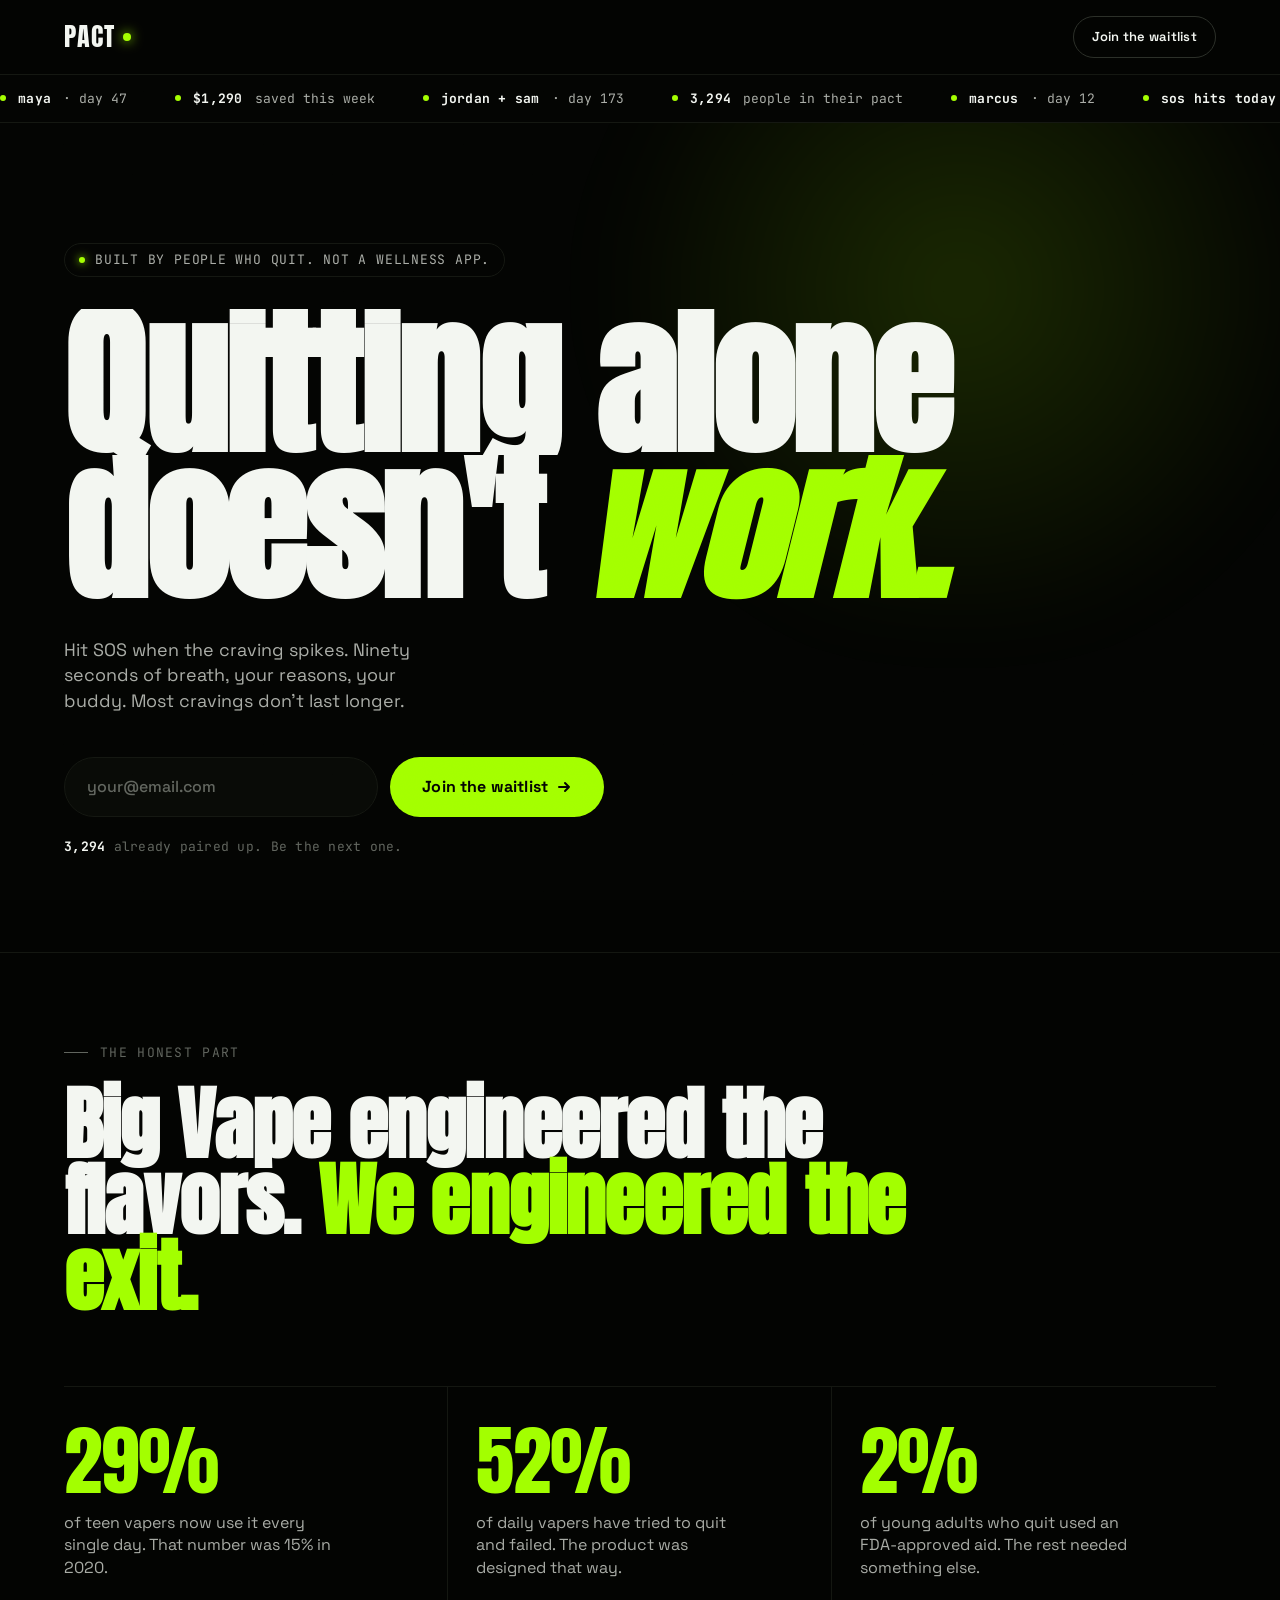
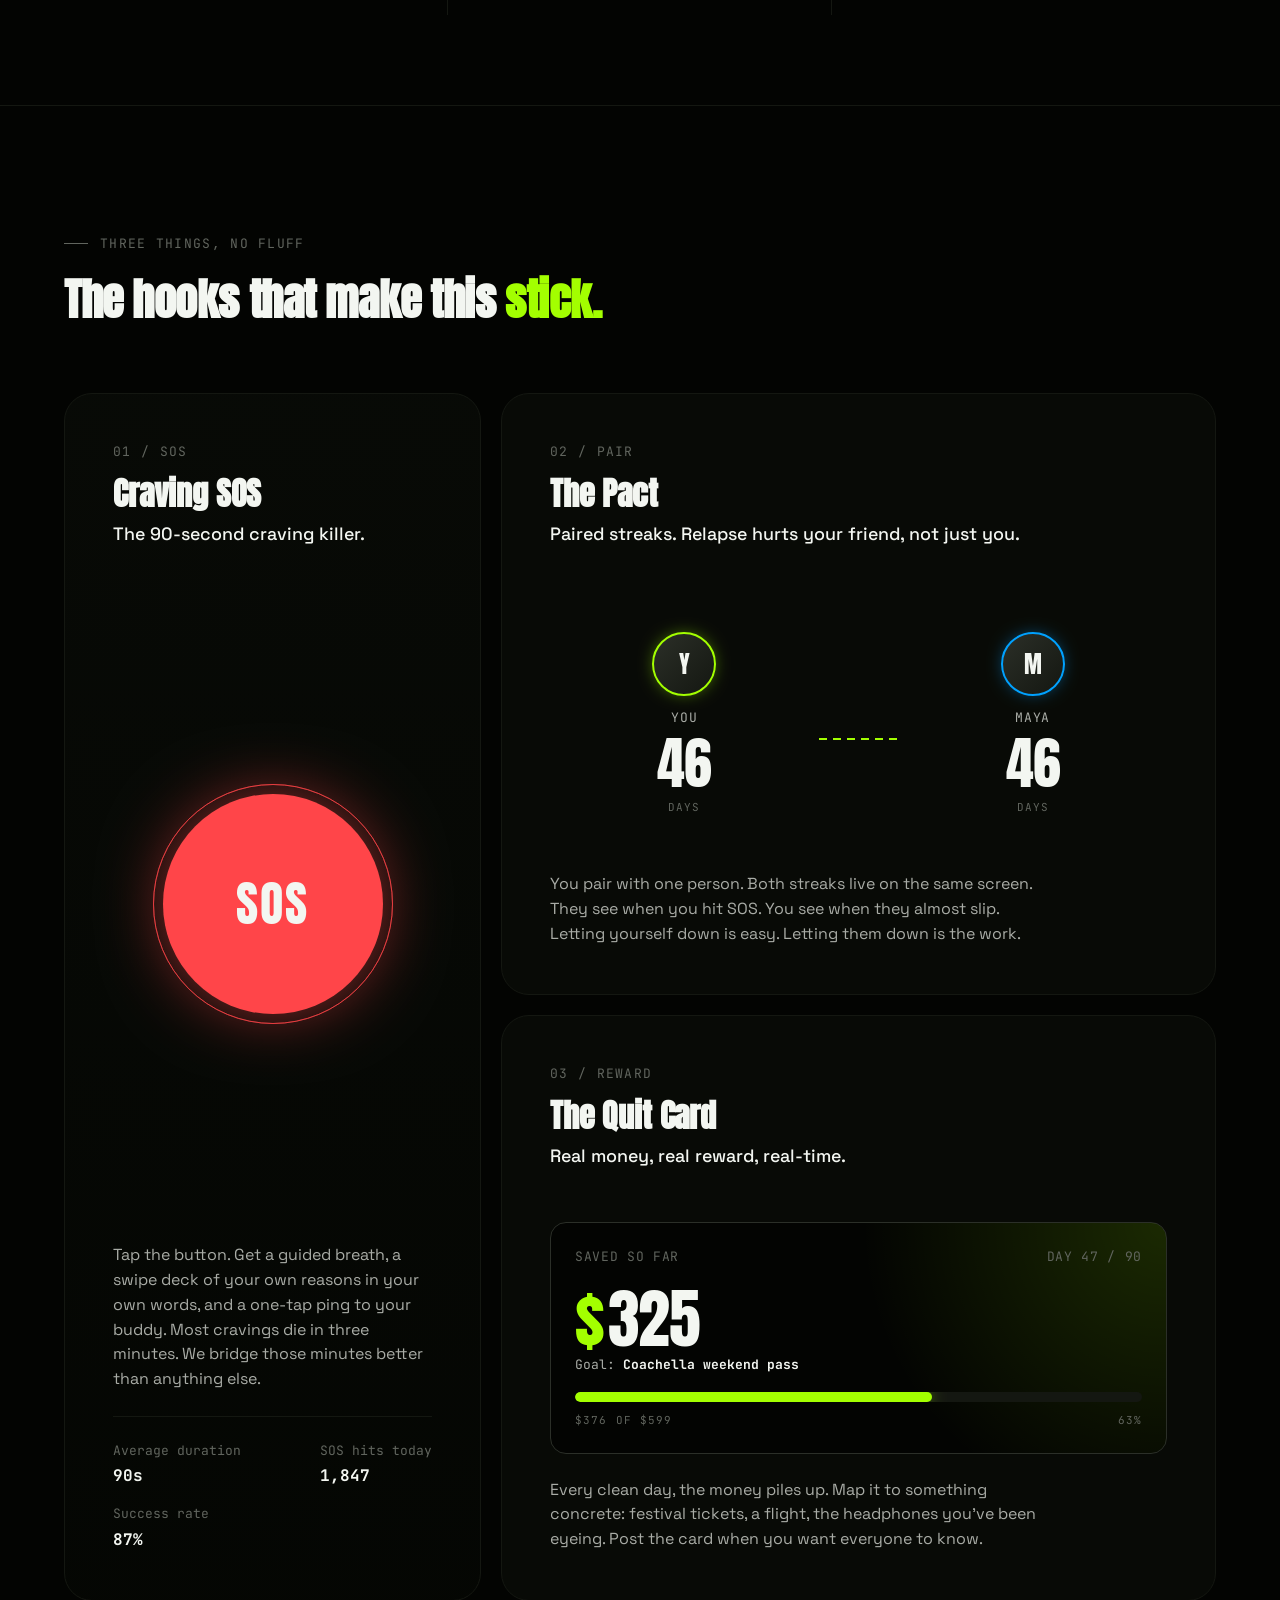
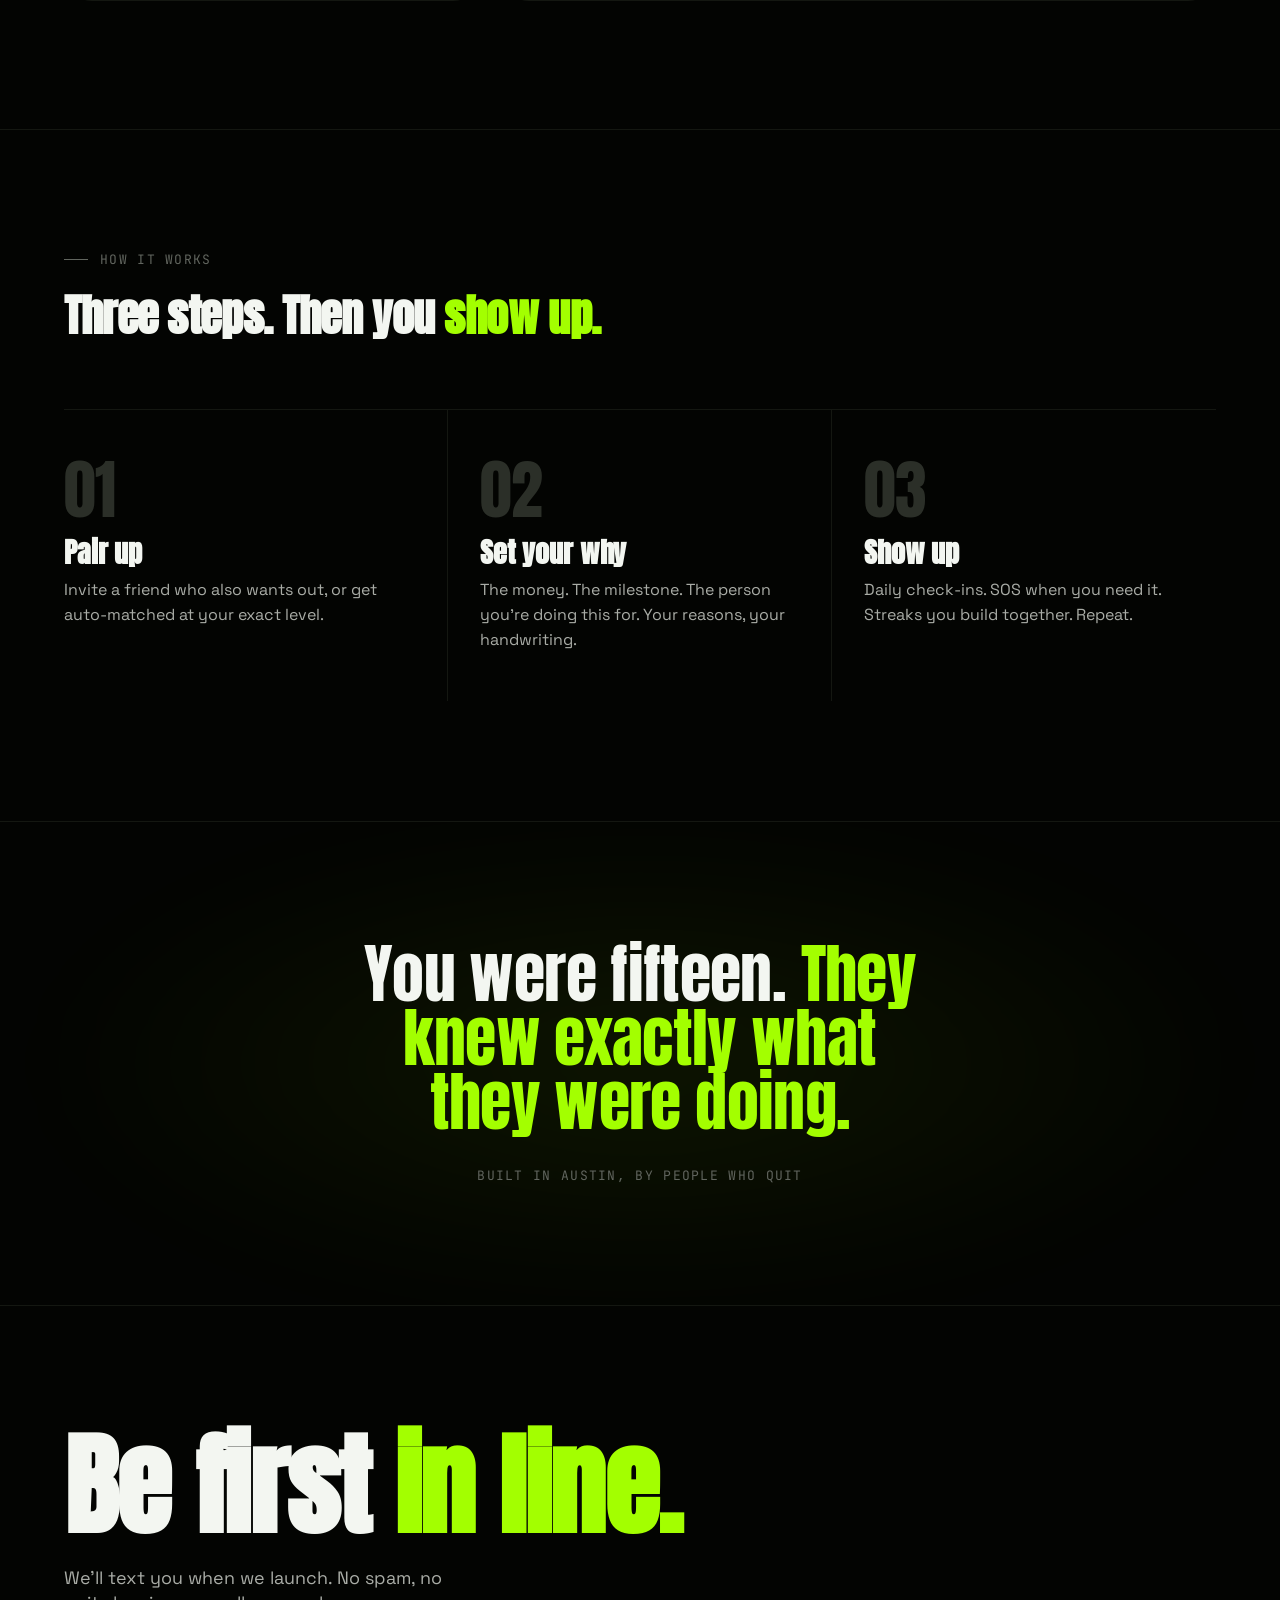
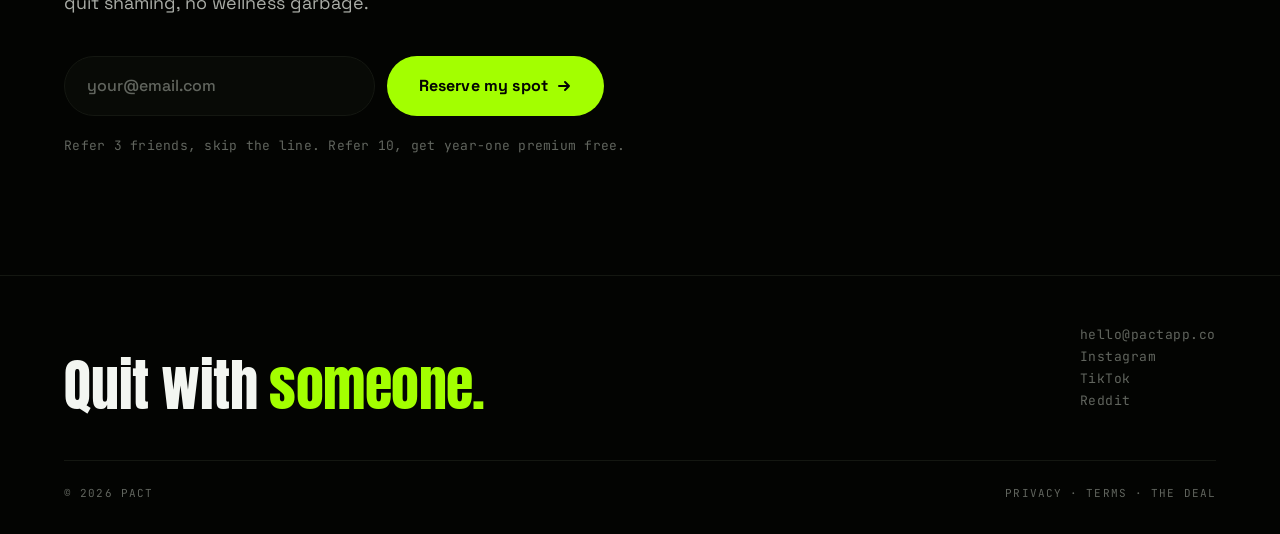
<file: index.html>
<!DOCTYPE html>
<html lang="en">
<head>
<meta charset="UTF-8">
<meta name="viewport" content="width=device-width, initial-scale=1.0, viewport-fit=cover">
<meta name="theme-color" content="#0a0e08">
<title>PACT — Quit vaping with someone.</title>
<meta name="description" content="Quitting alone doesn't work. Pact pairs you with one person. Hit SOS when the craving spikes. Ninety seconds and it passes.">
<meta property="og:title" content="PACT — Quit vaping with someone.">
<meta property="og:description" content="The anti-Big Vape app. Pair up. Streak together. Hit SOS when the craving spikes.">
<meta property="og:type" content="website">
<link rel="preconnect" href="https://fonts.googleapis.com">
<link rel="preconnect" href="https://fonts.gstatic.com" crossorigin>
<link href="https://fonts.googleapis.com/css2?family=Anton&family=Space+Grotesk:wght@400;500;600;700&family=JetBrains+Mono:wght@400;500;700&display=swap" rel="stylesheet">
<link rel="stylesheet" href="styles.css">
</head>
<body>

<!-- NAV -->
<nav class="nav" aria-label="Primary">
  <div class="nav-inner">
    <a href="#" class="logo" aria-label="Pact home">PACT</a>
    <a href="#waitlist" class="nav-cta">Join the waitlist</a>
  </div>
</nav>

<!-- TICKER -->
<div class="ticker" aria-hidden="true">
  <div class="ticker-track">
    <span class="ticker-item"><span class="dot"></span><strong>maya</strong> · day 47</span>
    <span class="ticker-item"><span class="dot"></span><strong>$1,290</strong> saved this week</span>
    <span class="ticker-item"><span class="dot"></span><strong>jordan + sam</strong> · day 173</span>
    <span class="ticker-item"><span class="dot"></span><strong>3,294</strong> people in their pact</span>
    <span class="ticker-item"><span class="dot"></span><strong>marcus</strong> · day 12</span>
    <span class="ticker-item"><span class="dot"></span><strong>sos hits today</strong> · 1,847</span>
    <span class="ticker-item"><span class="dot"></span><strong>el + nora</strong> · day 309</span>
    <span class="ticker-item"><span class="dot"></span><strong>$847,210</strong> saved by pact users</span>
    <span class="ticker-item"><span class="dot"></span><strong>maya</strong> · day 47</span>
    <span class="ticker-item"><span class="dot"></span><strong>$1,290</strong> saved this week</span>
    <span class="ticker-item"><span class="dot"></span><strong>jordan + sam</strong> · day 173</span>
    <span class="ticker-item"><span class="dot"></span><strong>3,294</strong> people in their pact</span>
    <span class="ticker-item"><span class="dot"></span><strong>marcus</strong> · day 12</span>
    <span class="ticker-item"><span class="dot"></span><strong>sos hits today</strong> · 1,847</span>
    <span class="ticker-item"><span class="dot"></span><strong>el + nora</strong> · day 309</span>
    <span class="ticker-item"><span class="dot"></span><strong>$847,210</strong> saved by pact users</span>
  </div>
</div>

<!-- HERO -->
<section class="hero">
  <div class="wrap">
    <span class="hero-eyebrow">
      <span class="badge-dot"></span>
      Built by people who quit. Not a wellness app.
    </span>

    <h1 class="hero-headline">
      <span class="hl-line"><span class="hl-inner">Quitting alone</span></span>
      <span class="hl-line"><span class="hl-inner">doesn't <span class="acid">work.</span></span></span>
    </h1>

    <p class="hero-sub">
      Hit SOS when the craving spikes. Ninety seconds of breath, your reasons, your buddy.
      Most cravings don't last longer.
    </p>

    <form class="hero-form" onsubmit="return handleSubmit(event)">
      <input
        type="email"
        class="hero-input"
        placeholder="your@email.com"
        aria-label="Email address"
        required
      >
      <button type="submit" class="btn-primary">
        Join the waitlist
        <svg width="16" height="16" viewBox="0 0 16 16" fill="none" aria-hidden="true">
          <path d="M3 8h10M9 4l4 4-4 4" stroke="currentColor" stroke-width="2" stroke-linecap="round" stroke-linejoin="round"/>
        </svg>
      </button>
    </form>

    <p class="hero-trust">
      <strong>3,294</strong> already paired up. Be the next one.
    </p>
  </div>
</section>

<!-- BIG VAPE STRIP -->
<section class="bigvape">
  <div class="wrap">
    <div class="bigvape-tag">The honest part</div>

    <h2 class="bigvape-statement reveal">
      Big Vape engineered the flavors. <em>We engineered the exit.</em>
    </h2>

    <div class="stats-row">
      <div class="stat reveal">
        <div class="stat-number" data-count="29">0</div>
        <p class="stat-label">of teen vapers now use it every single day. That number was 15% in 2020.</p>
      </div>
      <div class="stat reveal">
        <div class="stat-number" data-count="53">0</div>
        <p class="stat-label">of daily vapers have tried to quit and failed. The product was designed that way.</p>
      </div>
      <div class="stat reveal">
        <div class="stat-number" data-count="2">0</div>
        <p class="stat-label">of young adults who quit used an FDA-approved aid. The rest needed something else.</p>
      </div>
    </div>
  </div>
</section>

<!-- FEATURES BENTO -->
<section class="features" id="features">
  <div class="wrap">
    <div class="section-eyebrow">Three things, no fluff</div>
    <h2 class="section-title reveal">
      The hooks that make this <span class="acid">stick.</span>
    </h2>

    <div class="bento">

      <article class="card card-sos reveal">
        <div>
          <div class="card-number">01 / SOS</div>
          <h3 class="card-title">Craving SOS</h3>
          <p class="card-tagline">The 90-second craving killer.</p>
        </div>

        <div class="sos-stage">
          <button class="sos-button" type="button" aria-label="Trigger SOS demo">SOS</button>
        </div>

        <div>
          <p class="card-body">
            Tap the button. Get a guided breath, a swipe deck of your own reasons in your own
            words, and a one-tap ping to your buddy. Most cravings die in three minutes. We
            bridge those minutes better than anything else.
          </p>
          <div class="sos-meta">
            <div class="sos-meta-block">
              <span>Average duration</span>
              <strong>90s</strong>
            </div>
            <div class="sos-meta-block">
              <span>SOS hits today</span>
              <strong>1,847</strong>
            </div>
            <div class="sos-meta-block">
              <span>Success rate</span>
              <strong>87%</strong>
            </div>
          </div>
        </div>
      </article>

      <article class="card card-pact reveal">
        <div>
          <div class="card-number">02 / PAIR</div>
          <h3 class="card-title">The Pact</h3>
          <p class="card-tagline">Paired streaks. Relapse hurts your friend, not just you.</p>
        </div>

        <div class="pact-visual">
          <div class="pact-side">
            <div class="pact-avatar you">Y</div>
            <span class="pact-name">YOU</span>
            <span class="pact-streak" data-streak="47">0</span>
            <span class="pact-streak-label">DAYS</span>
          </div>
          <div class="pact-bond" aria-hidden="true"></div>
          <div class="pact-side">
            <div class="pact-avatar them">M</div>
            <span class="pact-name">MAYA</span>
            <span class="pact-streak" data-streak="47">0</span>
            <span class="pact-streak-label">DAYS</span>
          </div>
        </div>

        <p class="card-body">
          You pair with one person. Both streaks live on the same screen. They see when you hit
          SOS. You see when they almost slip. Letting yourself down is easy. Letting them down
          is the work.
        </p>
      </article>

      <article class="card card-card reveal">
        <div>
          <div class="card-number">03 / REWARD</div>
          <h3 class="card-title">The Quit Card</h3>
          <p class="card-tagline">Real money, real reward, real-time.</p>
        </div>

        <div class="quitcard-display">
          <div class="quitcard-header">
            <span>SAVED SO FAR</span>
            <span>DAY 47 / 90</span>
          </div>
          <div class="quitcard-amount"><span class="currency">$</span><span data-money="376">0</span></div>
          <div class="quitcard-goal">Goal: <strong>Coachella weekend pass</strong></div>
          <div class="progress-shell">
            <div class="progress-fill" data-progress="63"></div>
          </div>
          <div class="progress-meta">
            <span>$376 OF $599</span>
            <span>63%</span>
          </div>
        </div>

        <p class="card-body">
          Every clean day, the money piles up. Map it to something concrete: festival tickets, a
          flight, the headphones you've been eyeing. Post the card when you want everyone to know.
        </p>
      </article>

    </div>
  </div>
</section>

<!-- HOW IT WORKS -->
<section class="how">
  <div class="wrap">
    <div class="section-eyebrow">How it works</div>
    <h2 class="section-title reveal">
      Three steps. Then you <span class="acid">show up.</span>
    </h2>

    <div class="how-grid">
      <div class="step reveal">
        <div class="step-num">01</div>
        <h3 class="step-title">Pair up</h3>
        <p class="step-body">Invite a friend who also wants out, or get auto-matched at your exact level.</p>
      </div>
      <div class="step reveal">
        <div class="step-num">02</div>
        <h3 class="step-title">Set your why</h3>
        <p class="step-body">The money. The milestone. The person you're doing this for. Your reasons, your handwriting.</p>
      </div>
      <div class="step reveal">
        <div class="step-num">03</div>
        <h3 class="step-title">Show up</h3>
        <p class="step-body">Daily check-ins. SOS when you need it. Streaks you build together. Repeat.</p>
      </div>
    </div>
  </div>
</section>

<!-- MANIFESTO -->
<section class="manifesto">
  <div class="wrap">
    <p class="manifesto-text reveal">
      You were fifteen. <span class="acid">They knew exactly what they were doing.</span>
    </p>
    <p class="manifesto-attribution">Built in Austin, by people who quit</p>
  </div>
</section>

<!-- FINAL CTA -->
<section class="cta" id="waitlist">
  <div class="wrap">
    <h2 class="cta-headline reveal">
      Be first <span class="acid">in line.</span>
    </h2>
    <p class="cta-sub reveal">
      We'll text you when we launch. No spam, no quit shaming, no wellness garbage.
    </p>

    <form class="cta-form" onsubmit="return handleSubmit(event)">
      <input
        type="email"
        class="hero-input"
        placeholder="your@email.com"
        aria-label="Email address"
        required
      >
      <button type="submit" class="btn-primary">
        Reserve my spot
        <svg width="16" height="16" viewBox="0 0 16 16" fill="none" aria-hidden="true">
          <path d="M3 8h10M9 4l4 4-4 4" stroke="currentColor" stroke-width="2" stroke-linecap="round" stroke-linejoin="round"/>
        </svg>
      </button>
    </form>

    <p class="cta-fine">Refer 3 friends, skip the line. Refer 10, get year-one premium free.</p>
  </div>
</section>

<!-- FOOTER -->
<footer class="footer">
  <div class="wrap">
    <div class="footer-grid">
      <div class="footer-tagline">
        Quit with <span class="acid">someone.</span>
      </div>
      <div class="footer-meta">
        <a href="mailto:hello@pactapp.co">hello@pactapp.co</a><br>
        <a href="#">Instagram</a><br>
        <a href="#">TikTok</a><br>
        <a href="#">Reddit</a>
      </div>
    </div>
    <div class="footer-bottom">
      <span>© 2026 PACT</span>
      <span>Privacy · Terms · The deal</span>
    </div>
  </div>
</footer>

<script src="script.js"></script>

</body>
</html>
</file>
<file: styles.css>
/* ============================================================
   PACT — styles.css
   ============================================================ */

/* ---- TOKENS ---- */
:root {
  /* Anchors, tinted toward brand hue (acid green, ~130deg in OKLCH) */
  --ink-0: oklch(0.10 0.008 130);
  --ink-1: oklch(0.14 0.010 130);
  --ink-2: oklch(0.20 0.012 130);
  --ink-3: oklch(0.30 0.014 130);

  --bone-0: oklch(0.97 0.008 130);
  --bone-1: oklch(0.74 0.010 130);
  --bone-2: oklch(0.50 0.012 130);

  /* Brand */
  --acid: oklch(0.91 0.27 130);
  --acid-deep: oklch(0.78 0.27 130);
  --acid-soft: oklch(0.91 0.27 130 / 0.15);

  /* SOS */
  --sos: oklch(0.68 0.23 25);
  --sos-deep: oklch(0.56 0.23 25);
  --sos-soft: oklch(0.68 0.23 25 / 0.18);

  /* Typography */
  --font-display: 'Anton', 'Impact', sans-serif;
  --font-body: 'Space Grotesk', system-ui, -apple-system, sans-serif;
  --font-mono: 'JetBrains Mono', ui-monospace, monospace;

  /* Scale */
  --t-hero: clamp(3.5rem, 13vw, 11.5rem);
  --t-display: clamp(2.5rem, 7vw, 5rem);
  --t-section: clamp(1.75rem, 4vw, 2.75rem);
  --t-card: clamp(1.5rem, 3vw, 2rem);
  --t-body-lg: clamp(1.0625rem, 1.4vw, 1.25rem);
  --t-body: 1rem;
  --t-small: 0.8125rem;
  --t-micro: 0.6875rem;

  /* Geometry */
  --r-sm: 8px;
  --r-md: 16px;
  --r-lg: 28px;
  --r-xl: 40px;

  /* Motion */
  --ease: cubic-bezier(0.22, 1, 0.36, 1);
  --ease-snap: cubic-bezier(0.16, 1, 0.3, 1);
  --d-fast: 180ms;
  --d-med: 260ms;
  --d-slow: 480ms;
}

/* ---- RESET + BASE ---- */
*, *::before, *::after { box-sizing: border-box; margin: 0; padding: 0; }

html {
  scroll-behavior: smooth;
  -webkit-text-size-adjust: 100%;
  background: var(--ink-0);
}

body {
  font-family: var(--font-body);
  font-size: var(--t-body);
  line-height: 1.5;
  color: var(--bone-0);
  background: var(--ink-0);
  overflow-x: hidden;
  min-height: 100vh;
  position: relative;
  -webkit-font-smoothing: antialiased;
}

/* Grain overlay for print/zine texture */
body::before {
  content: '';
  position: fixed;
  inset: 0;
  pointer-events: none;
  z-index: 1000;
  opacity: 0.035;
  mix-blend-mode: overlay;
  background-image: url("data:image/svg+xml;utf8,<svg xmlns='http://www.w3.org/2000/svg' width='200' height='200'><filter id='n'><feTurbulence type='fractalNoise' baseFrequency='0.9' numOctaves='2' stitchTiles='stitch'/><feColorMatrix values='0 0 0 0 1 0 0 0 0 1 0 0 0 0 1 0 0 0 1 0'/></filter><rect width='100%' height='100%' filter='url(%23n)'/></svg>");
}

a { color: inherit; text-decoration: none; }
button { font: inherit; color: inherit; background: none; border: none; cursor: pointer; }
img, svg { display: block; max-width: 100%; }

::selection { background: var(--acid); color: var(--ink-0); }

:focus-visible {
  outline: 2px solid var(--acid);
  outline-offset: 3px;
  border-radius: 2px;
}

/* ---- LAYOUT ---- */
.wrap {
  width: 100%;
  max-width: 1440px;
  margin: 0 auto;
  padding: 0 clamp(20px, 5vw, 64px);
}

section { position: relative; }

/* ---- NAV ---- */
.nav {
  position: sticky;
  top: 0;
  z-index: 100;
  background: oklch(0.10 0.008 130 / 0.85);
  backdrop-filter: blur(12px);
  -webkit-backdrop-filter: blur(12px);
  border-bottom: 1px solid var(--ink-2);
}

.nav-inner {
  display: flex;
  align-items: center;
  justify-content: space-between;
  padding: 16px clamp(20px, 5vw, 64px);
  max-width: 1440px;
  margin: 0 auto;
}

.logo {
  font-family: var(--font-display);
  font-size: 1.625rem;
  letter-spacing: 0.04em;
  color: var(--bone-0);
  display: inline-flex;
  align-items: center;
  gap: 8px;
  transition: color var(--d-fast) var(--ease);
}

.logo::after {
  content: '';
  width: 8px;
  height: 8px;
  background: var(--acid);
  border-radius: 50%;
  box-shadow: 0 0 12px var(--acid);
  animation: pulse-dot 2s var(--ease) infinite;
}

@keyframes pulse-dot {
  0%, 100% { opacity: 1; transform: scale(1); }
  50% { opacity: 0.5; transform: scale(0.85); }
}

.nav-cta {
  font-family: var(--font-body);
  font-weight: 600;
  font-size: var(--t-small);
  letter-spacing: 0.02em;
  padding: 10px 18px;
  border: 1px solid var(--ink-3);
  border-radius: 999px;
  color: var(--bone-0);
  transition: all var(--d-fast) var(--ease);
}

.nav-cta:hover {
  background: var(--acid);
  color: var(--ink-0);
  border-color: var(--acid);
}

/* ---- TICKER ---- */
.ticker {
  border-bottom: 1px solid var(--ink-2);
  background: var(--ink-0);
  overflow: hidden;
  padding: 14px 0;
}

.ticker-track {
  display: flex;
  gap: 48px;
  white-space: nowrap;
  animation: ticker-scroll 50s linear infinite;
  font-family: var(--font-mono);
  font-size: var(--t-small);
  color: var(--bone-1);
  width: max-content;
}

.ticker-item {
  display: inline-flex;
  align-items: center;
  gap: 12px;
  flex-shrink: 0;
}

.ticker-item .dot {
  width: 6px;
  height: 6px;
  background: var(--acid);
  border-radius: 50%;
  flex-shrink: 0;
}

.ticker-item strong {
  color: var(--bone-0);
  font-weight: 700;
  letter-spacing: 0.02em;
}

@keyframes ticker-scroll {
  to { transform: translateX(-50%); }
}

/* ---- HERO ---- */
.hero {
  padding: clamp(56px, 10vw, 120px) 0 clamp(48px, 8vw, 96px);
  position: relative;
  overflow: hidden;
}

.hero::before {
  content: '';
  position: absolute;
  top: -20%;
  right: -10%;
  width: 70%;
  height: 80%;
  background: radial-gradient(circle, var(--acid-soft), transparent 65%);
  pointer-events: none;
  z-index: 0;
  filter: blur(40px);
}

.hero-eyebrow {
  display: inline-flex;
  align-items: center;
  gap: 10px;
  font-family: var(--font-mono);
  font-size: var(--t-small);
  letter-spacing: 0.06em;
  text-transform: uppercase;
  color: var(--bone-1);
  padding: 6px 14px;
  border: 1px solid var(--ink-2);
  border-radius: 999px;
  margin-bottom: clamp(20px, 3vw, 32px);
  position: relative;
  z-index: 1;
}

.hero-eyebrow .badge-dot {
  width: 6px;
  height: 6px;
  background: var(--acid);
  border-radius: 50%;
  box-shadow: 0 0 8px var(--acid);
}

.hero-headline {
  font-family: var(--font-display);
  font-size: var(--t-hero);
  line-height: 0.88;
  letter-spacing: -0.015em;
  color: var(--bone-0);
  margin-bottom: clamp(20px, 3vw, 36px);
  position: relative;
  z-index: 1;
  text-wrap: balance;
}

.hero-headline .hl-line {
  display: block;
  overflow: hidden;
}

.hero-headline .hl-inner {
  display: block;
  transform: translateY(100%);
  animation: hl-rise 900ms var(--ease) forwards;
}

.hero-headline .hl-line:nth-child(2) .hl-inner { animation-delay: 120ms; }

.hero-headline .acid {
  color: var(--acid);
  font-style: italic;
  display: inline-block;
}

@keyframes hl-rise {
  to { transform: translateY(0); }
}

.hero-sub {
  font-size: var(--t-body-lg);
  line-height: 1.4;
  color: var(--bone-1);
  max-width: 36ch;
  margin-bottom: clamp(28px, 4vw, 44px);
  position: relative;
  z-index: 1;
  opacity: 0;
  animation: fade-up 700ms var(--ease) 500ms forwards;
}

@keyframes fade-up {
  from { opacity: 0; transform: translateY(20px); }
  to { opacity: 1; transform: translateY(0); }
}

.hero-form {
  display: flex;
  flex-wrap: wrap;
  gap: 12px;
  max-width: 540px;
  position: relative;
  z-index: 1;
  opacity: 0;
  animation: fade-up 700ms var(--ease) 700ms forwards;
}

.hero-input {
  flex: 1 1 260px;
  min-width: 0;
  font-family: var(--font-body);
  font-size: var(--t-body);
  font-weight: 500;
  padding: 18px 22px;
  background: var(--ink-1);
  border: 1px solid var(--ink-2);
  border-radius: 999px;
  color: var(--bone-0);
  transition: all var(--d-fast) var(--ease);
}

.hero-input::placeholder { color: var(--bone-2); }

.hero-input:focus {
  outline: none;
  border-color: var(--acid);
  background: var(--ink-1);
  box-shadow: 0 0 0 4px var(--acid-soft);
}

.btn-primary {
  font-family: var(--font-body);
  font-size: var(--t-body);
  font-weight: 700;
  letter-spacing: 0.01em;
  padding: 18px 32px;
  background: var(--acid);
  color: var(--ink-0);
  border-radius: 999px;
  display: inline-flex;
  align-items: center;
  justify-content: center;
  gap: 8px;
  transition: all var(--d-fast) var(--ease);
  white-space: nowrap;
  position: relative;
  overflow: hidden;
  isolation: isolate;
}

.btn-primary::before {
  content: '';
  position: absolute;
  inset: 0;
  background: var(--bone-0);
  transform: translateY(100%);
  transition: transform var(--d-med) var(--ease);
  z-index: -1;
}

.btn-primary:hover::before { transform: translateY(0); }
.btn-primary:active { transform: scale(0.97); }

.hero-trust {
  margin-top: 20px;
  font-family: var(--font-mono);
  font-size: var(--t-small);
  color: var(--bone-2);
  letter-spacing: 0.02em;
  position: relative;
  z-index: 1;
  opacity: 0;
  animation: fade-up 700ms var(--ease) 900ms forwards;
}

.hero-trust strong {
  color: var(--bone-0);
  font-weight: 700;
}

/* ---- BIG VAPE STRIP ---- */
.bigvape {
  border-top: 1px solid var(--ink-2);
  border-bottom: 1px solid var(--ink-2);
  padding: clamp(48px, 7vw, 96px) 0;
  background: var(--ink-0);
  position: relative;
}

.bigvape-tag {
  font-family: var(--font-mono);
  font-size: var(--t-small);
  letter-spacing: 0.1em;
  text-transform: uppercase;
  color: var(--bone-2);
  margin-bottom: 24px;
  display: flex;
  align-items: center;
  gap: 12px;
}

.bigvape-tag::before {
  content: '';
  width: 24px;
  height: 1px;
  background: var(--bone-2);
}

.bigvape-statement {
  font-family: var(--font-display);
  font-size: var(--t-display);
  line-height: 0.95;
  letter-spacing: -0.01em;
  color: var(--bone-0);
  margin-bottom: clamp(40px, 6vw, 72px);
  max-width: 22ch;
}

.bigvape-statement em {
  font-style: normal;
  color: var(--acid);
}

.stats-row {
  display: grid;
  grid-template-columns: 1fr;
  gap: 0;
  border-top: 1px solid var(--ink-2);
}

@media (min-width: 768px) {
  .stats-row { grid-template-columns: repeat(3, 1fr); }
}

.stat {
  padding: 32px 0;
  border-bottom: 1px solid var(--ink-2);
  position: relative;
}

@media (min-width: 768px) {
  .stat {
    padding: 36px 28px;
    border-bottom: none;
    border-right: 1px solid var(--ink-2);
  }
  .stat:first-child { padding-left: 0; }
  .stat:last-child { border-right: none; padding-right: 0; }
}

.stat-number {
  font-family: var(--font-display);
  font-size: clamp(3rem, 6vw, 5rem);
  line-height: 1;
  color: var(--acid);
  margin-bottom: 12px;
  letter-spacing: -0.01em;
}

.stat-label {
  font-size: var(--t-body);
  line-height: 1.4;
  color: var(--bone-1);
  max-width: 28ch;
}

/* ---- FEATURES BENTO ---- */
.features {
  padding: clamp(64px, 10vw, 128px) 0;
}

.section-eyebrow {
  font-family: var(--font-mono);
  font-size: var(--t-small);
  letter-spacing: 0.1em;
  text-transform: uppercase;
  color: var(--bone-2);
  display: flex;
  align-items: center;
  gap: 12px;
  margin-bottom: 24px;
}

.section-eyebrow::before {
  content: '';
  width: 24px;
  height: 1px;
  background: var(--bone-2);
}

.section-title {
  font-family: var(--font-display);
  font-size: var(--t-section);
  line-height: 1;
  letter-spacing: -0.01em;
  color: var(--bone-0);
  margin-bottom: clamp(40px, 6vw, 72px);
  max-width: 26ch;
}

.section-title .acid { color: var(--acid); }

.bento {
  display: grid;
  grid-template-columns: 1fr;
  gap: 16px;
}

@media (min-width: 1024px) {
  .bento {
    grid-template-columns: 1.2fr 1fr 1fr;
    grid-template-rows: auto;
    gap: 20px;
  }
  .bento .card-sos { grid-column: 1 / 2; grid-row: 1 / 3; }
  .bento .card-pact { grid-column: 2 / 4; grid-row: 1 / 2; }
  .bento .card-card { grid-column: 2 / 4; grid-row: 2 / 3; }
}

.card {
  position: relative;
  background: var(--ink-1);
  border: 1px solid var(--ink-2);
  border-radius: var(--r-lg);
  padding: clamp(28px, 4vw, 48px);
  overflow: hidden;
  transition: border-color var(--d-med) var(--ease), transform var(--d-med) var(--ease);
}

.card:hover {
  border-color: var(--ink-3);
  transform: translateY(-2px);
}

.card-number {
  font-family: var(--font-mono);
  font-size: var(--t-small);
  letter-spacing: 0.1em;
  color: var(--bone-2);
  margin-bottom: 16px;
}

.card-title {
  font-family: var(--font-display);
  font-size: var(--t-card);
  line-height: 1;
  letter-spacing: -0.005em;
  color: var(--bone-0);
  margin-bottom: 12px;
}

.card-tagline {
  font-size: var(--t-body-lg);
  line-height: 1.35;
  font-weight: 500;
  color: var(--bone-0);
  margin-bottom: 18px;
}

.card-body {
  font-size: var(--t-body);
  line-height: 1.55;
  color: var(--bone-1);
  max-width: 50ch;
}

/* ----- CARD 1: SOS ----- */
.card-sos {
  display: flex;
  flex-direction: column;
  justify-content: space-between;
  min-height: 540px;
  background: linear-gradient(180deg, var(--ink-1) 0%, oklch(0.12 0.012 130) 100%);
}

.card-sos .sos-stage {
  flex: 1;
  display: flex;
  align-items: center;
  justify-content: center;
  margin: 32px 0;
  position: relative;
  min-height: 240px;
}

.sos-button {
  position: relative;
  width: clamp(160px, 28vw, 220px);
  height: clamp(160px, 28vw, 220px);
  border-radius: 50%;
  background: var(--sos);
  color: var(--bone-0);
  font-family: var(--font-display);
  font-size: clamp(2rem, 4vw, 3rem);
  letter-spacing: 0.04em;
  display: flex;
  align-items: center;
  justify-content: center;
  cursor: pointer;
  transition: transform var(--d-fast) var(--ease);
  z-index: 2;
  box-shadow: 0 0 80px -20px var(--sos);
  animation: sos-breathe 2.4s var(--ease) infinite;
}

@keyframes sos-breathe {
  0%, 100% { transform: scale(1); }
  50% { transform: scale(1.04); }
}

.sos-button:hover { animation-play-state: paused; transform: scale(1.06); }
.sos-button:active { transform: scale(0.95); }

.sos-button::before,
.sos-button::after {
  content: '';
  position: absolute;
  inset: -10px;
  border-radius: 50%;
  border: 1px solid var(--sos);
  opacity: 0.6;
  animation: sos-ring 2.4s var(--ease) infinite;
  pointer-events: none;
}

.sos-button::after { animation-delay: 1.2s; }

@keyframes sos-ring {
  0% { transform: scale(1); opacity: 0.6; }
  100% { transform: scale(1.6); opacity: 0; }
}

.sos-meta {
  display: flex;
  justify-content: space-between;
  align-items: flex-end;
  gap: 16px;
  padding-top: 24px;
  margin-top: 24px;
  border-top: 1px solid var(--ink-2);
  font-family: var(--font-mono);
  font-size: var(--t-small);
  color: var(--bone-2);
  flex-wrap: wrap;
}

.sos-meta-block { display: flex; flex-direction: column; gap: 4px; }
.sos-meta-block strong { color: var(--bone-0); font-weight: 700; font-size: var(--t-body); }

/* ----- CARD 2: PACT ----- */
.card-pact { display: flex; flex-direction: column; gap: 24px; }

.pact-visual {
  display: flex;
  align-items: center;
  justify-content: center;
  gap: 0;
  position: relative;
  margin: 20px 0 8px;
  padding: 24px 0;
}

.pact-side {
  flex: 1;
  display: flex;
  flex-direction: column;
  align-items: center;
  gap: 8px;
}

.pact-avatar {
  width: 64px;
  height: 64px;
  border-radius: 50%;
  background: linear-gradient(135deg, var(--ink-3), var(--ink-2));
  border: 2px solid var(--ink-3);
  display: flex;
  align-items: center;
  justify-content: center;
  font-family: var(--font-display);
  font-size: 1.5rem;
  color: var(--bone-0);
  margin-bottom: 4px;
}

.pact-avatar.you { border-color: var(--acid); box-shadow: 0 0 20px -8px var(--acid); }
.pact-avatar.them { border-color: oklch(0.7 0.2 250); box-shadow: 0 0 20px -8px oklch(0.7 0.2 250); }

.pact-name {
  font-family: var(--font-mono);
  font-size: var(--t-small);
  color: var(--bone-1);
  letter-spacing: 0.05em;
  text-transform: uppercase;
}

.pact-streak {
  font-family: var(--font-display);
  font-size: clamp(2.5rem, 5vw, 3.5rem);
  line-height: 1;
  color: var(--bone-0);
  letter-spacing: -0.02em;
}

.pact-streak-label {
  font-family: var(--font-mono);
  font-size: var(--t-micro);
  color: var(--bone-2);
  letter-spacing: 0.1em;
  text-transform: uppercase;
}

.pact-bond {
  flex: 0 0 80px;
  height: 2px;
  background-image: repeating-linear-gradient(
    90deg,
    var(--acid) 0 8px,
    transparent 8px 14px
  );
  background-size: 28px 100%;
  position: relative;
  align-self: center;
  margin-top: 30px;
  animation: bond-flow 4s linear infinite;
}

@keyframes bond-flow {
  to { background-position-x: 28px; }
}

@media (max-width: 480px) {
  .pact-bond { flex: 0 0 40px; }
}

/* ----- CARD 3: QUIT CARD ----- */
.card-card { display: flex; flex-direction: column; gap: 24px; }

.quitcard-display {
  background: var(--ink-0);
  border: 1px solid var(--ink-3);
  border-radius: var(--r-md);
  padding: 24px;
  margin-top: 12px;
  position: relative;
  overflow: hidden;
}

.quitcard-display::before {
  content: '';
  position: absolute;
  top: 0;
  right: 0;
  width: 60%;
  height: 100%;
  background: radial-gradient(circle at top right, var(--acid-soft), transparent 70%);
  pointer-events: none;
}

.quitcard-header {
  display: flex;
  justify-content: space-between;
  align-items: center;
  margin-bottom: 20px;
  font-family: var(--font-mono);
  font-size: var(--t-small);
  color: var(--bone-2);
  letter-spacing: 0.05em;
  position: relative;
}

.quitcard-amount {
  font-family: var(--font-display);
  font-size: clamp(2.5rem, 6vw, 4rem);
  line-height: 1;
  color: var(--bone-0);
  letter-spacing: -0.02em;
  margin-bottom: 4px;
  position: relative;
}

.quitcard-amount .currency {
  color: var(--acid);
  margin-right: 4px;
}

.quitcard-goal {
  font-family: var(--font-mono);
  font-size: var(--t-small);
  color: var(--bone-1);
  margin-bottom: 18px;
  position: relative;
}

.quitcard-goal strong { color: var(--bone-0); }

.progress-shell {
  height: 10px;
  background: var(--ink-2);
  border-radius: 999px;
  overflow: hidden;
  position: relative;
}

.progress-fill {
  height: 100%;
  width: 0;
  background: var(--acid);
  border-radius: 999px;
  transition: width 1.6s var(--ease);
  box-shadow: 0 0 16px -2px var(--acid);
}

.progress-meta {
  display: flex;
  justify-content: space-between;
  margin-top: 10px;
  font-family: var(--font-mono);
  font-size: var(--t-micro);
  color: var(--bone-2);
  letter-spacing: 0.1em;
  text-transform: uppercase;
  position: relative;
}

/* ---- HOW IT WORKS ---- */
.how {
  padding: clamp(64px, 10vw, 120px) 0;
  border-top: 1px solid var(--ink-2);
  background: var(--ink-0);
}

.how-grid {
  display: grid;
  grid-template-columns: 1fr;
  gap: 0;
  border-top: 1px solid var(--ink-2);
}

@media (min-width: 768px) {
  .how-grid { grid-template-columns: repeat(3, 1fr); }
}

.step {
  padding: 40px 0;
  border-bottom: 1px solid var(--ink-2);
}

@media (min-width: 768px) {
  .step {
    padding: 48px 32px 48px 0;
    border-bottom: none;
    border-right: 1px solid var(--ink-2);
  }
  .step:last-child { border-right: none; }
  .step:not(:first-child) { padding-left: 32px; }
}

.step-num {
  font-family: var(--font-display);
  font-size: 4rem;
  line-height: 1;
  color: var(--ink-3);
  margin-bottom: 16px;
  letter-spacing: -0.02em;
}

.step-title {
  font-family: var(--font-display);
  font-size: 1.75rem;
  line-height: 1;
  color: var(--bone-0);
  margin-bottom: 12px;
  letter-spacing: -0.005em;
}

.step-body {
  font-size: var(--t-body);
  line-height: 1.55;
  color: var(--bone-1);
  max-width: 36ch;
}

/* ---- MANIFESTO ---- */
.manifesto {
  padding: clamp(64px, 10vw, 120px) 0;
  border-top: 1px solid var(--ink-2);
  background: var(--ink-0);
  position: relative;
  overflow: hidden;
}

.manifesto::before {
  content: '';
  position: absolute;
  inset: 0;
  background: radial-gradient(ellipse at center, var(--acid-soft), transparent 70%);
  opacity: 0.5;
  pointer-events: none;
  filter: blur(60px);
}

.manifesto-text {
  font-family: var(--font-display);
  font-size: clamp(2rem, 5vw, 4rem);
  line-height: 1;
  letter-spacing: -0.01em;
  color: var(--bone-0);
  max-width: 18ch;
  margin: 0 auto;
  text-align: center;
  position: relative;
  text-wrap: balance;
}

.manifesto-text .acid { color: var(--acid); }

.manifesto-attribution {
  font-family: var(--font-mono);
  font-size: var(--t-small);
  color: var(--bone-2);
  letter-spacing: 0.1em;
  text-transform: uppercase;
  text-align: center;
  margin-top: 32px;
  position: relative;
}

/* ---- FINAL CTA ---- */
.cta {
  padding: clamp(64px, 10vw, 128px) 0 clamp(72px, 10vw, 120px);
  border-top: 1px solid var(--ink-2);
  background: var(--ink-0);
}

.cta-headline {
  font-family: var(--font-display);
  font-size: clamp(3rem, 9vw, 7rem);
  line-height: 0.92;
  color: var(--bone-0);
  margin-bottom: 28px;
  letter-spacing: -0.015em;
  max-width: 12ch;
  text-wrap: balance;
}

.cta-headline .acid { color: var(--acid); }

.cta-sub {
  font-size: var(--t-body-lg);
  color: var(--bone-1);
  max-width: 36ch;
  margin-bottom: 40px;
  line-height: 1.4;
}

.cta-form {
  display: flex;
  flex-wrap: wrap;
  gap: 12px;
  max-width: 540px;
}

.cta-fine {
  margin-top: 20px;
  font-family: var(--font-mono);
  font-size: var(--t-small);
  color: var(--bone-2);
  letter-spacing: 0.02em;
}

/* ---- FOOTER ---- */
.footer {
  border-top: 1px solid var(--ink-2);
  padding: 48px 0 32px;
}

.footer-grid {
  display: flex;
  flex-direction: column;
  gap: 32px;
}

@media (min-width: 768px) {
  .footer-grid {
    flex-direction: row;
    align-items: flex-end;
    justify-content: space-between;
  }
}

.footer-tagline {
  font-family: var(--font-display);
  font-size: clamp(2rem, 5vw, 3.5rem);
  line-height: 0.95;
  color: var(--bone-0);
  letter-spacing: -0.01em;
  max-width: 16ch;
}

.footer-tagline .acid { color: var(--acid); }

.footer-meta {
  font-family: var(--font-mono);
  font-size: var(--t-small);
  color: var(--bone-2);
  letter-spacing: 0.04em;
  line-height: 1.7;
}

.footer-meta a { transition: color var(--d-fast) var(--ease); }
.footer-meta a:hover { color: var(--acid); }

.footer-bottom {
  margin-top: 48px;
  padding-top: 24px;
  border-top: 1px solid var(--ink-2);
  display: flex;
  flex-wrap: wrap;
  justify-content: space-between;
  gap: 16px;
  font-family: var(--font-mono);
  font-size: var(--t-micro);
  color: var(--bone-2);
  letter-spacing: 0.1em;
  text-transform: uppercase;
}

/* ---- REVEAL ON SCROLL ---- */
.reveal {
  opacity: 0;
  transform: translateY(24px);
  transition: opacity var(--d-slow) var(--ease), transform var(--d-slow) var(--ease);
}

.reveal.is-visible {
  opacity: 1;
  transform: translateY(0);
}

/* ---- ACCESSIBILITY ---- */
@media (prefers-reduced-motion: reduce) {
  *, *::before, *::after {
    animation-duration: 0.01ms !important;
    animation-iteration-count: 1 !important;
    transition-duration: 0.01ms !important;
    scroll-behavior: auto !important;
  }
  .hero-headline .hl-inner { transform: translateY(0); }
  .hero-sub, .hero-form, .hero-trust { opacity: 1; }
}

/* small phone adjustments */
@media (max-width: 480px) {
  .hero-form { flex-direction: column; }
  .hero-input, .btn-primary { width: 100%; }
  .cta-form { flex-direction: column; }
  .cta-form .hero-input, .cta-form .btn-primary { width: 100%; }
}

@media (hover: hover) {
  .ticker-track:hover { animation-play-state: paused; }
}
</file>
